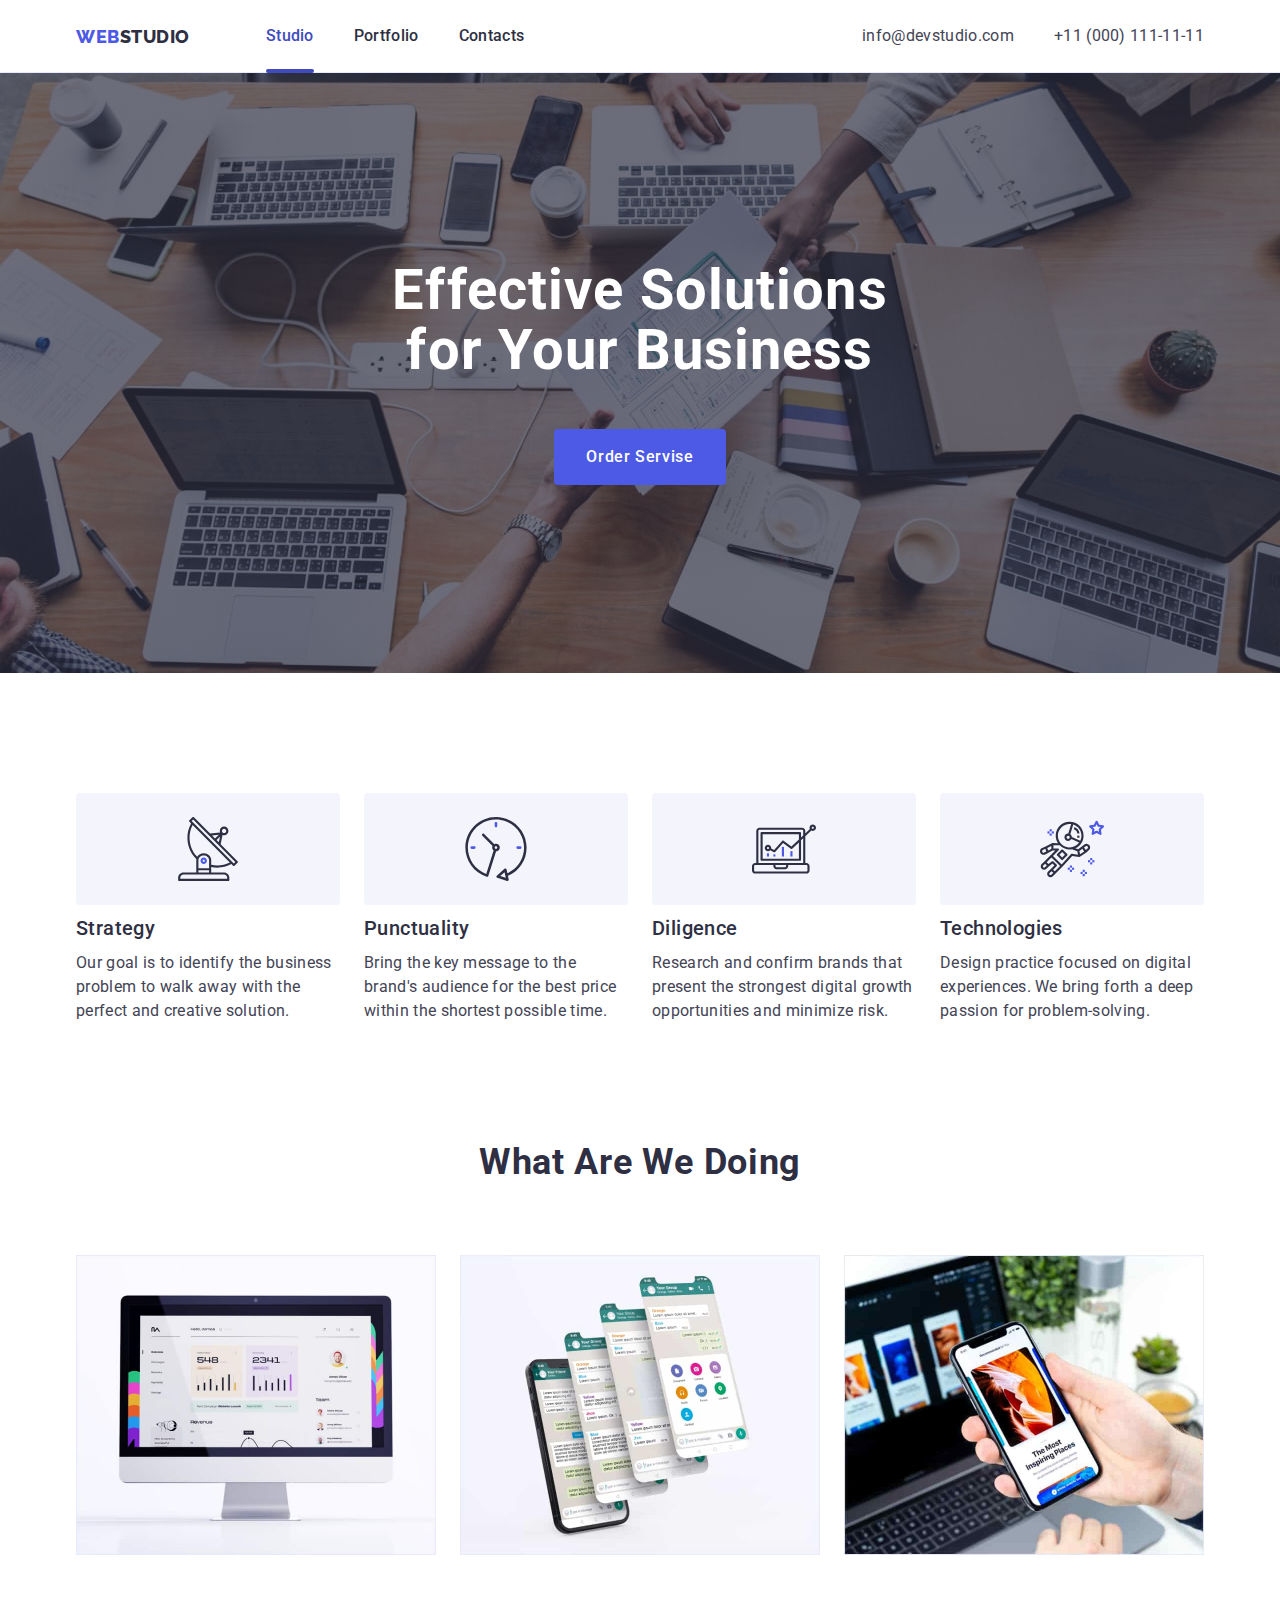
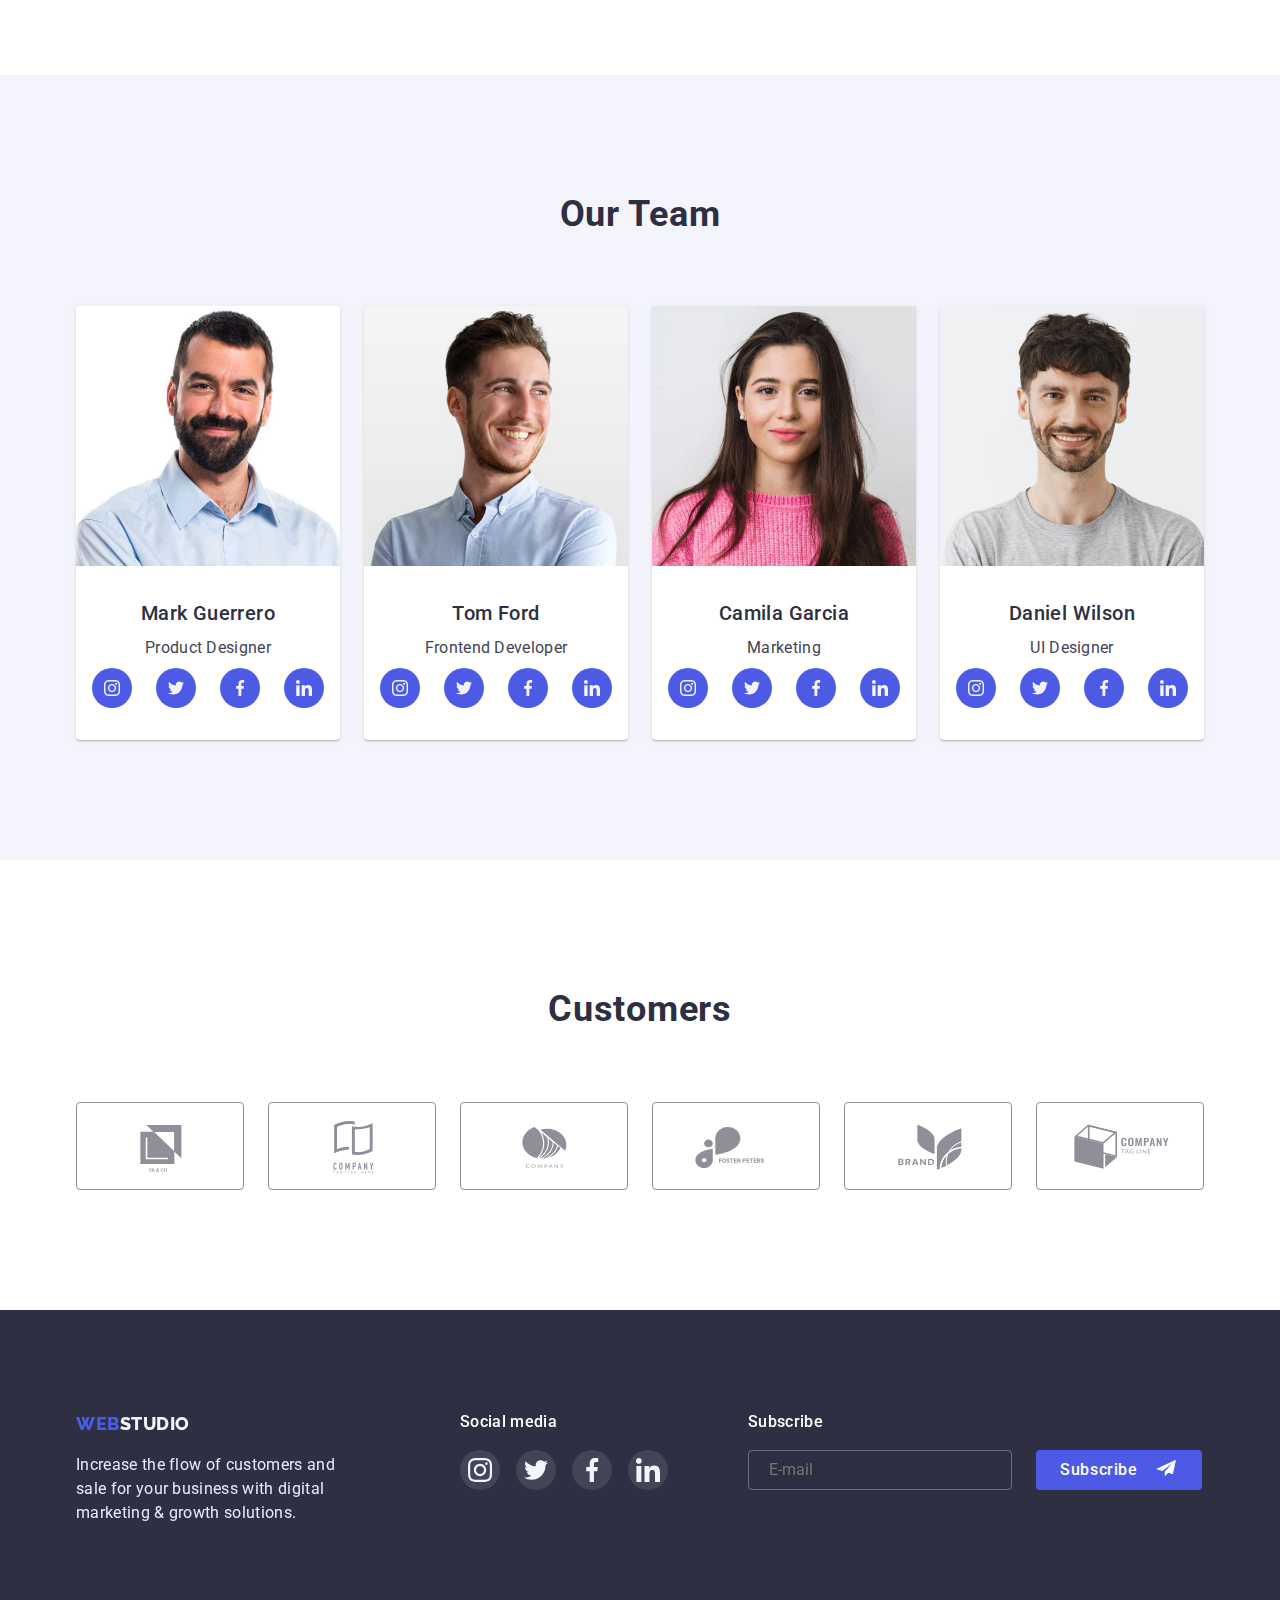
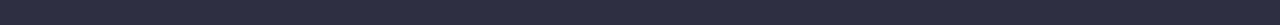
<file: index.html>
<!DOCTYPE html>
<html lang="en">
<head>
    <meta charset="UTF-8">
    <meta http-equiv="X-UA-Compatible" content="IE=edge">
    <meta name="viewport" content="width=device-width, initial-scale=1.0">
    <title>Document</title>
     <link href="https://fonts.googleapis.com/css2?family=Raleway:wght@400;800&family=Roboto:wght@400;500;700;900&display=swap" rel="stylesheet">
<link rel="stylesheet" href="https://cdnjs.cloudflare.com/ajax/libs/modern-normalize/1.1.0/modern-normalize.min.css">
    <link rel="stylesheet" href="./css/styles.css">
</head>
<body>

<header class="top-line-bg line-header">
   <div class="conteiner header-div">
    <a href="index.html" class="logo"><span class="logo2">Web</span>Studio</a> 

<nav class="nav">
<ul class="link-header">
<li class="list-styles li-nav"><a  href="index.html" class="nav-link current">Studio</a></li>
<li class="list-styles li-nav"><a   href="./portfolio.html" class="nav-link web-menu">Portfolio</a></li>
<li class="list-styles li-nav"><a  href="index.html" class="nav-link web-menu">Contacts</a></li>
</ul>

</nav>
<div class="contacts"> 
<a href="mailto:info@devstudio.com" class="mail">info@devstudio.com</a>
<a href="tel:+11(000)111-11-11" class="phone">+11 (000) 111-11-11</a>
</div>
</div>
</header>

<main>

    <section class="motto-button">
        <div class="conteiner">
        <h1 class="company-motto">
    Effective Solutions for Your Business
        </h1>
<!--Button-->

    <button data-modal-open type="button" class="button">Order Servise</button>
</div>
</section>
<div class="backdrop is-hidden" data-modal>
<div class="modal">
    <p class="txt-before">Leave your contacts and we will call you back</p>
    <form class="form-before">
        <div class="form-field">
              
             <label for="name" class="form-label-before" >
    Name
    <div class="input-svg-bef">
    <input type="name" class="form-input" name="name" id="name">
  <svg  class="svg-bef-pers">
        <use href="./images/symbol-defs-hw6.svg#person"></use>
    </svg>
</div>
    </label>
 









<label for="phone" class="form-label-before">



    Phone

<div class="input-svg-bef">
    <input type="tel" class="form-input" name="phone" >
    <svg class="svg-bef-oth">
        <use href="./images/symbol-defs-hw6.svg#phone-black"></use>
    </svg>
</div>



</label>
















<label for="email" class="form-label-before">
    Email



 

<div class="input-svg-bef">
    <input type="email" class="form-input" name="email">

    <svg class="svg-bef-oth">
        <use href="./images/symbol-defs-hw6.svg#email-black"></use>
    </svg>
</div>







</label>









<label for="Comment" class="form-label-before">
    Comment 
    
            <textarea name="feedback" rows="5" placeholder=" Text input " class=" form-input-com"></textarea>
    


        </textarea>
</textarea>
</label>
<label class="check option">
   
 <input class="check__input" type="checkbox" checked>
    <span class="check__box"></span>
   
  

  </span>
<p class="privacy-lolicy">I accept the terms and conditions of the <a href="https://pro.eslgaming.com/csgo/proleague/rules/" class="link-priv"> Privacy Policy</a>
</p>




</label>


    
       




</div>


<button type="submit" class="but-bef">
    Send


</div>


    </form>
   
<p>
</p>
<button data-modal-close class="b-bg-icon">
    <svg class="svg-pic-b">
        <use href="./images/close-ic.svg#close-black"></use>
    </svg>

</button>

</div>

</div>
    
<!--Servises-->
<!--1serv-->
<section class="serv-sec">
    <div class="conteiner">
    <ul class="list-styles feature-list">
<li class="item">
    <div class="bg-icon">
    <svg class="svg-pic">
<use  href="./images/symbol-defs.svg#antenn"></use>
    </svg>
</div>
    <h3 class="servises">Strategy</h3>
    <p class="servises-description">Our goal is to identify the business problem to walk away with the perfect and creative solution. </p>
</li>


<!--2serv-->

<li class="item">
    
    <div class="bg-icon">
        <svg class="svg-pic">
            <use href="./images/symbol-defs.svg#clock"></use>
        </svg>
    </div>
    <h3 class="servises">Punctuality</h3>
<p class="servises-description"> Bring the key message to the brand's audience for the best price within the shortest possible time.</p>
   </li>

<!--3serv-->

   <li class="item">
    <div class="bg-icon">
        <svg class="svg-pic">
            <use href="./images/symbol-defs.svg#diagram"></use>
        </svg>
    </div>
    
    <h3 class="servises">Diligence</h3> 
    <p class="servises-description">
        Research and confirm brands that present the strongest digital growth opportunities and minimize risk.
    </p>
</li>
<!--4serv-->

  <li class="item">
    <div class="bg-icon">
        <svg class="svg-pic">
            <use href="./images/symbol-defs.svg#astronaut"></use>
        </svg>
    </div>
    
    <h3 class="servises">Technologies</h3>
    <p class="servises-description">Design practice focused on digital experiences. We bring forth a deep passion for problem-solving.</p>
</li>
</ul>
</div>
</section>
<!--whatdo-->



<section class="work-sec">
    <div class="conteiner">
    <h2 class="work">What Are We Doing</h2>
    <ul class="list-styles list-ul">

    <!-- я оптимізував зображення за допомогою  squoosh -->
    <li class="li-doing"><img src="images/whatdo1.jpg" 
    alt="PC" 
    class="img"
    width="360"
    height="300"></li>
    <li class="li-doing"><img src="images/whatdo2.jpg" 
    alt="Messenger"
    class="img"
    width="360"
    height="300"></li>
    <li class="li-doing"><img src="images/whatdo3.jpg" 
    alt="Phone/laptop"
    class="img"
    width="360"
    height="300"></li>
    

</ul>
</div>
</section>
<section class="team-section">
    <div class="conteiner">
<h2 class="team">Our Team</h2>
<ul class="list-styles team-ul ">
<!--Team-->

<!--Photo1-->

  <li class="images"><img src="images/worker1.jpg" 
    alt="Mark Guerrero"
    class="img"
    width="264"
    height="260">
    <div class="names-prof">
        <h3 class="workers-names">Mark Guerrero</h3>
    <p class="professions">Product Designer</p>
    <ul class="soc-med list-styles">
        <li class="soc-back">
        <a href="https://www.instagram.com" class="link-team">
    <svg class="svg-soc" >
        <use href="./images/symbol-defs (2).svg#instagram"></use>
    </svg></a></li>



    <li class="soc-back">
<a href="https://twitter.com" class="link-team">
    <svg class="svg-soc">
        <use href="./images/symbol-defs (2).svg#twitter"></use>
    </svg></a></li>




<li class="soc-back">
<a href="https://facebook.com" class="link-team">
    <svg class="svg-soc">
        <use href="./images/symbol-defs (2).svg#facebook"></use>
    </svg></a></li>




    <li class="soc-back">
<a href="https://linkedin.com" class="link-team">
    <svg class="svg-soc">
        <use href="./images/symbol-defs (2).svg#linkedin"></use>
    </svg></a></li>







</ul>
    </div>
  
</li>  

<!--Photo2-->

    <li class="images"><img src="images/worker2.jpg" 
    alt="Tom Ford"
    class="img"
    width="264"
    height="260">
    <div class="names-prof">
<h3 class="workers-names">Tom Ford</h3>
    <p class="professions">Frontend Developer</p>
    <ul class="soc-med list-styles">
        <li class="soc-back">
            <a href="https://www.instagram.com" class="link-team">
                <svg class="svg-soc">
                    <use href="./images/symbol-defs (2).svg#instagram"></use>
                </svg></a>
        </li>
    
    
    
        <li class="soc-back">
            <a href="https://twitter.com" class="link-team">
                <svg class="svg-soc">
                    <use href="./images/symbol-defs (2).svg#twitter"></use>
                </svg></a>
        </li>
    
    
    
    
        <li class="soc-back">
            <a href="https://facebook.com" class="link-team">
                <svg class="svg-soc">
                    <use href="./images/symbol-defs (2).svg#facebook"></use>
                </svg></a>
        </li>
    
    
    
    
        <li class="soc-back">
            <a href="https://linkedin.com" class="link-team">
                <svg class="svg-soc">
                    <use href="./images/symbol-defs (2).svg#linkedin"></use>
                </svg></a>
        </li>
    
    
    
    
    
    
    
    </ul>
    </div>

</li>
<!--Photo3-->

    <li class="images"><img src="images/worker3.jpg" 
    alt="Camila Garcia"
    class="img"
    width="264"
    height="260">
    <div class="names-prof">
<h3 class="workers-names">Camila Garcia</h3>
    <p class="professions">Marketing</p>
    <ul class="soc-med list-styles">
        <li class="soc-back">
            <a href="https://www.instagram.com" class="link-team">
                <svg class="svg-soc">
                    <use href="./images/symbol-defs (2).svg#instagram"></use>
                </svg></a>
        </li>
    
    
    
        <li class="soc-back">
            <a href="https://twitter.com" class="link-team">
                <svg class="svg-soc">
                    <use href="./images/symbol-defs (2).svg#twitter"></use>
                </svg></a>
        </li>
    
    
    
    
        <li class="soc-back">
            <a href="https://facebook.com" class="link-team">
                <svg class="svg-soc">
                    <use href="./images/symbol-defs (2).svg#facebook"></use>
                </svg></a>
        </li>
    
    
    
    
        <li class="soc-back">
            <a href="https://linkedin.com" class="link-team">
                <svg class="svg-soc">
                    <use href="./images/symbol-defs (2).svg#linkedin"></use>
                </svg></a>
        </li>
    
    
    
    
    
    
    
    </ul>
    </div>
</li>

<!--Photo4-->

    <li class="images"><img src="images/worker4.jpg" 
    alt="Daniel Wilson"
    class="img"
    width="264"
    height="260">
    <div class="names-prof">
 <h3 class="workers-names">Daniel Wilson</h3>
    <p class="professions">UI Designer</p>
    <ul class="soc-med list-styles">
        <li class="soc-back">
            <a href="https://www.instagram.com" class="link-team">
                <svg class="svg-soc">
                    <use href="./images/symbol-defs (2).svg#instagram"></use>
                </svg></a>
        </li>
    
    
    
        <li class="soc-back">
            <a href="https://twitter.com" class="link-team">
                <svg class="svg-soc">
                    <use href="./images/symbol-defs (2).svg#twitter"></use>
                </svg></a>
        </li>
    
    
    
    
        <li class="soc-back">
            <a href="https://facebook.com" class="link-team">
                <svg class="svg-soc">
                    <use href="./images/symbol-defs (2).svg#facebook"></use>
                </svg></a>
        </li>
    
    
    
    
        <li class="soc-back">
            <a href="https://linkedin.com" class="link-team">
                <svg class="svg-soc">
                    <use href="./images/symbol-defs (2).svg#linkedin"></use>
                </svg></a>
        </li>
    
    
    
    
    
    
    
    </ul>
    </div>
  
</li>

</ul>

</div>
</section>
<section class="customers-section">
    <div class="conteiner">
        <h2 class="customers">Customers</h2>
        <ul class="list-styles ul-customers">
            <li>
                <a href="https://www.amazon.com" class="link li-cust">
<svg class="cust-logo">
    <use href="./images/symbol-defs-comp.svg#Logo"></use>
</svg></a></li>


    <li>
        <a href="https://www.twitch.tv" class="link li-cust">
        <svg class="cust-logo">
            
            <use href="./images/symbol-defs-comp.svg#Logo-1"></use>
        </svg></a>
    </li>



        <li>
        <a href="https://discord.com" class="link li-cust">
            <svg class="cust-logo">
                <use href="./images/symbol-defs-comp.svg#Logo-2"></use>
            </svg></a>
        </li>



            <li>
                <a href="https://www.youtube.com" class="link li-cust">
                <svg class="cust-logo">
                    <use href="./images/symbol-defs-comp.svg#Logo-3"></use>
                </svg></a>
            </li>



    <li>
            <a href="https://www.booking.com/?aid=2230202" class="link li-cust">
        <svg class="cust-logo">
            <use href="./images/symbol-defs-comp.svg#Logo-4"></use>
        </svg></a>
    </li>





        <li>
            <a href="https://www.google.com/webhp?hl=ru&sa=X&ved=0ahUKEwje_LGfjOL8AhV88rsIHZQfCXIQPAgI" class="link li-cust">
            <svg class="cust-logo">
                <use href="./images/symbol-defs-comp.svg#Logo-5"></use>
            </svg></a>
        </li>





















        </ul>

</main>

<footer class="footer">
   
    <div class="conteiner soc-all">
        <div class="logo-rec">
    <a href="index.html" class="logo3"><span class="logo2">Web</span>Studio</a>


<p class="recomendation">Increase the flow of customers and
sale for your business with digital
marketing & growth solutions.</p>
</div>
<div>
<p class="footer-text">Social media</p>

<ul class="container-soc-foot list-styles">
    <li>
        <a href="https://www.instagram.com" class="footer-soc">
            <svg class="svg-soc-foot">
                <use href="./images/symbol-defs (2).svg#instagram"></use>
            </svg></a>
    </li>



    <li >
        <a href="https://twitter.com" class="footer-soc">
            <svg class="svg-soc-foot">
                <use href="./images/symbol-defs (2).svg#twitter"></use>
            </svg></a>
    </li>




    <li>
        <a href="https://facebook.com" class="footer-soc">
            <svg class="svg-soc-foot">
                <use href="./images/symbol-defs (2).svg#facebook"></use>
            </svg></a>
    </li>




    <li>
        <a href="https://linkedin.com" class="footer-soc">
            <svg class="svg-soc-foot">
                <use href="./images/symbol-defs (2).svg#linkedin"></use>
            </svg></a>

</div>
<div class="mailing-list">
<p class="footer-text">Subscribe</p>
<form class="label-foot-mail">
    <label  >
            <input type="email" name="email"  class="input-foot" placeholder=" E-mail ">
   
    
</label>  <button class="button-tele" type="submit">
      
    
    Subscribe
    
    <svg class="svg-soc-foot-link">
        <use href="./images/symbol-defs-hw6.svg#telegram"></use>
    </svg>
    
    
        
    </button> 
</form>
  







</div>
</div>

</footer>






    <script src="./js/modal.js"></script>
</body>
</html>
</file>
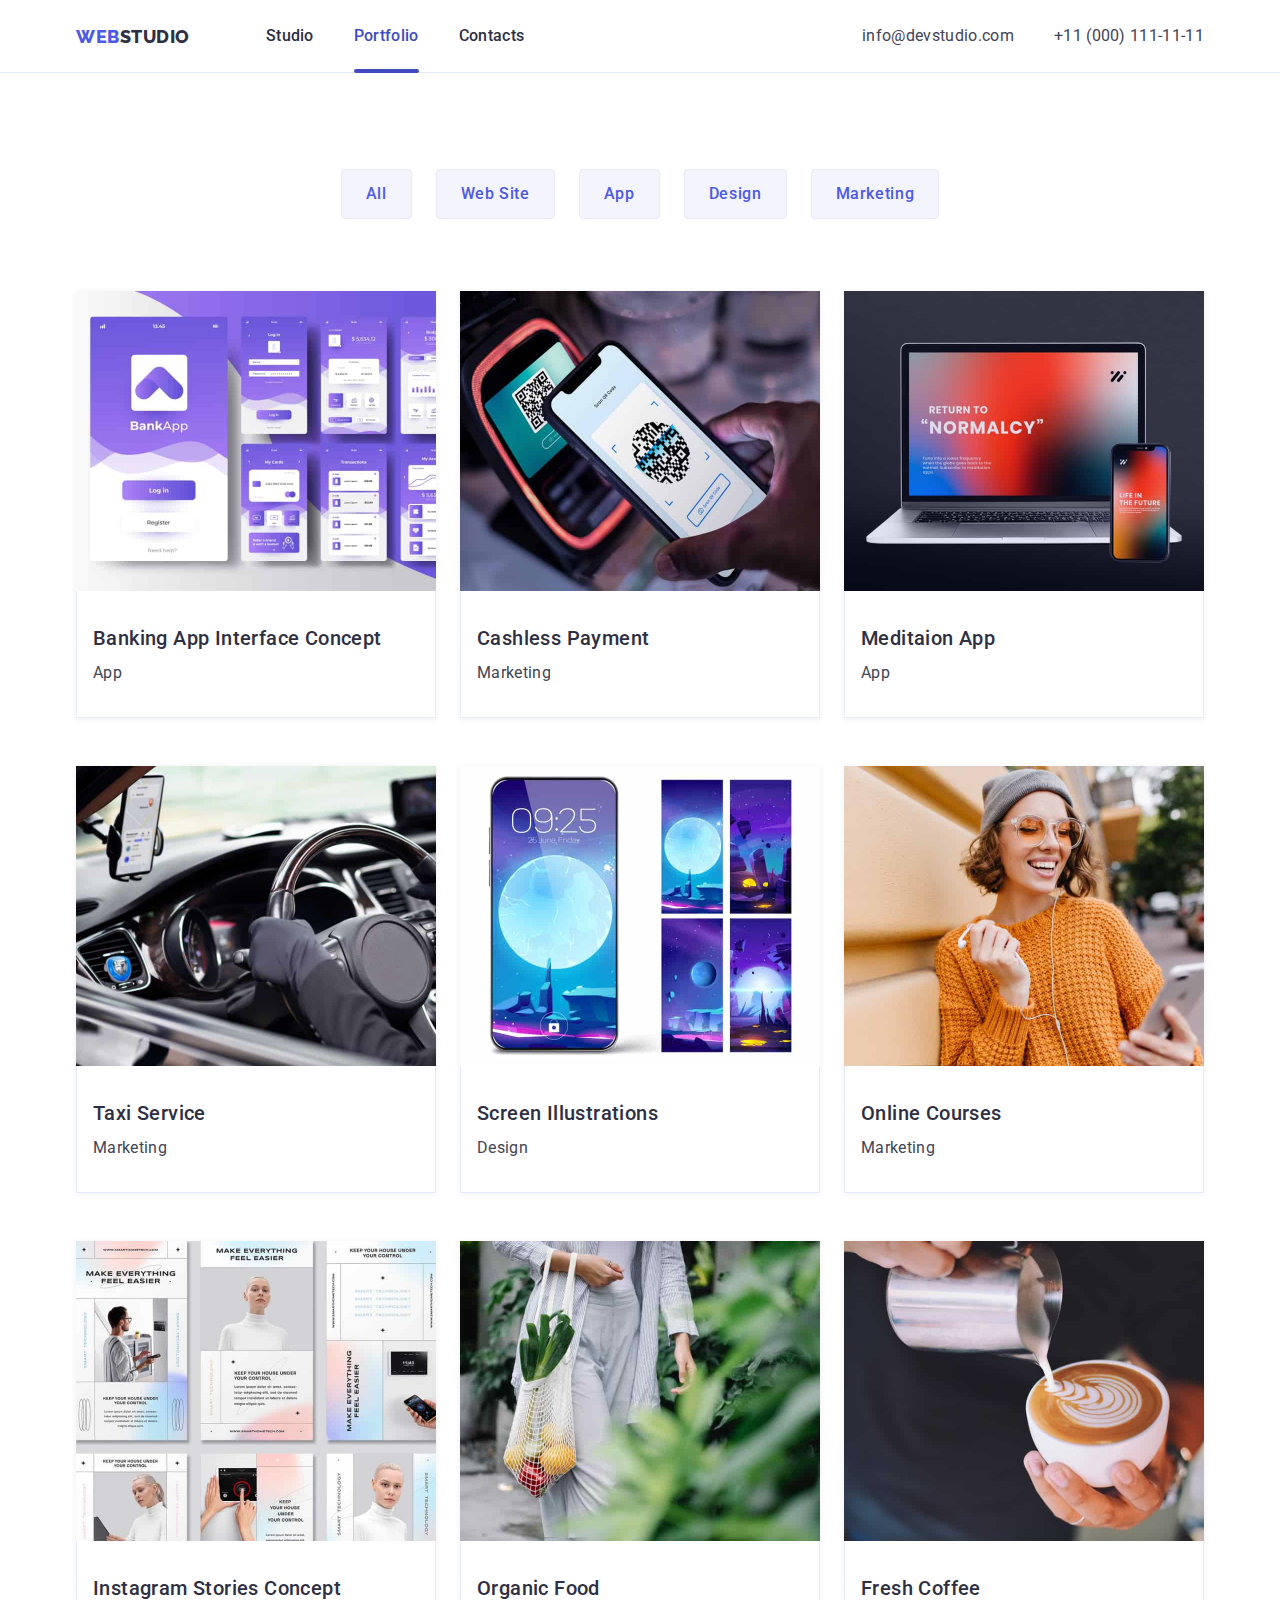
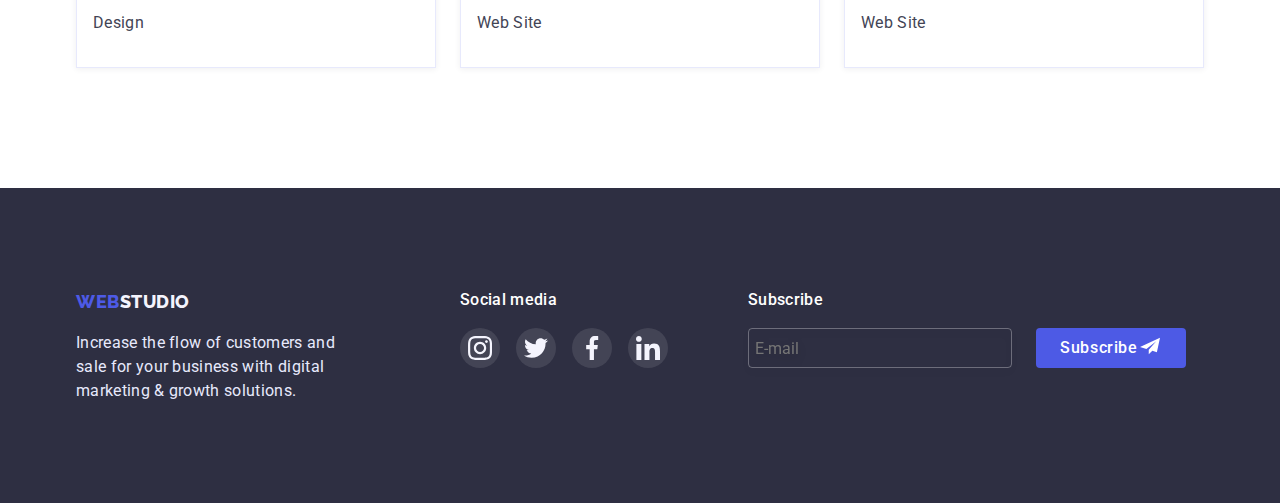
<file: portfolio.html>
<!DOCTYPE html>
<html lang="en">
<head>
    <meta charset="UTF-8">
    <meta http-equiv="X-UA-Compatible" content="IE=edge">
    <meta name="viewport" content="width=device-width, initial-scale=1.0">
    <title>Document</title> 
    <link href="https://fonts.googleapis.com/css2?family=Raleway:wght@400;800&family=Roboto:wght@400;500;700;900&display=swap" rel="stylesheet">

    <link rel="stylesheet" href="https://cdnjs.cloudflare.com/ajax/libs/modern-normalize/1.1.0/modern-normalize.min.css">
    <link rel="stylesheet" href="css/styles-portfolio.css">
    
</head>
<body>
<header class="top-line-bg line-header">
    <div class="conteiner header-div  ">
        <a href="index.html" class="logo"><span class="logo2">Web</span>Studio</a>

        <nav class="nav">
            <ul class="link-header">
                <li class="list-styles li-nav"><a href="index.html" class="nav-link web-menu">Studio</a></li>
                <li class="list-styles li-nav"><a href="./portfolio.html" class="nav-link current">Portfolio</a></li>
                <li class="list-styles li-nav"><a href="index.html" class="nav-link web-menu">Contacts</a></li>
            </ul>

        </nav>
        <div class="contacts">
            <a href="mailto:info@devstudio.com" class="mail">info@devstudio.com</a>
            <a href="tel:+11(000)111-11-11" class="phone">+11 (000) 111-11-11</a>
        </div>
    </div> 
     
</header>

    <main>
       
       <section class="section-main">
        <div class="conteiner">
           
      
<!-- Buttons -->

        <Ul class=" top-buttons ">
<li><button class="portfolio-btn">All</button></li>
<li><button class="portfolio-btn">Web Site</button></li>
<li><button class="portfolio-btn">App</button></li>
<li><button class="portfolio-btn">Design</button></li>
<li><button class="portfolio-btn">Marketing</button></li>
</Ul>

<!-- Gallery of servises -->
<!-- я оптимізував зображення за допомогою  squoosh -->

<ul class="  list-styles ul-link">
<li  class="li-img">
    <a href="google.com" class="link-li">
<div class="product">
        <div class="product-thumb">

 <img src="images/serv1.jpg" 
    alt="Banking App"
    class="img"
     width="360"
    height="300">
    <div class="product-overlay">
        <div class="product-actions">
        <p class="text-cards">14 Stylish and User-Friendly App Design Concepts · Task Manager App · Calorie Tracker App · Exotic Fruit Ecommerce App ·
        Cloud Storage App</p>

    </div></div>
    </div></div>
    <div class="servises-cont">
   <h3  class="servises">Banking App Interface Concept</h3>
    <p class="servises-description">App</p>
    </div></a>
 
</li>
<li  class="li-img">
    <a href="google.com" class="link-li">
        <div class="product">
            <div class="product-thumb">
    <img src="images/serv2.jpg" 
     alt="Pay by phone"
      class="img" 
     width="360"
     height="300">
    <div class="product-overlay">
        <div class="product-actions">
            <p class="text-cards">14 Stylish and User-Friendly App Design Concepts · Task Manager App · Calorie Tracker App
                · Exotic Fruit Ecommerce App ·
                Cloud Storage App</p>
    
        </div>
    </div>
    </div>
    </div>
    <div class="servises-cont">
       <h3  class="servises">Cashless Payment</h3>
    <p class="servises-description">Marketing</p>
    </div></a>
 
</li>
<li  class="li-img" >
    <a href="google.com" class="link-li">
        <div class="product">
            <div class="product-thumb">
    <img src="images/serv3.jpg"
     alt="notepad and phone"
      class="img"
      width="360"
      height="300">
    <div class="product-overlay">
        <div class="product-actions">
            <p class="text-cards">14 Stylish and User-Friendly App Design Concepts · Task Manager App · Calorie Tracker App
                · Exotic Fruit Ecommerce App ·
                Cloud Storage App</p>
    
        </div>
    </div>
    </div>
    </div>
    <div class="servises-cont">
        <h3  class="servises">Meditaion App</h3>
    <p class="servises-description">App</p>
    </div></a>

</li>
<li  class="li-img">
    <a href="google.com" class="link-li">
        <div class="product">
            <div class="product-thumb">
    <img src="images/serv4.jpg"
     alt="Taxi" 
      class="img"
     width="360"
      height="300">
    <div class="product-overlay">
        <div class="product-actions">
            <p class="text-cards">14 Stylish and User-Friendly App Design Concepts · Task Manager App · Calorie Tracker App
                · Exotic Fruit Ecommerce App ·
                Cloud Storage App</p>
    
        </div>
    </div>
    </div>
    </div>
    <div class="servises-cont">
      <h3  class="servises">Taxi Service</h3>
    <p class="servises-description">Marketing</p>
    </div></a>
  
</li>
<li  class="li-img">
    <a href="google.com" class="link-li">
        <div class="product">
            <div class="product-thumb">
    <img src="images/serv5.jpg"
     alt="Screen pictures" 
      class="img"
     width="360"
      height="300">
    <div class="product-overlay">
        <div class="product-actions">
            <p class="text-cards">14 Stylish and User-Friendly App Design Concepts · Task Manager App · Calorie Tracker App
                · Exotic Fruit Ecommerce App ·
                Cloud Storage App</p>
    
        </div>
    </div>
    </div>
    </div>
    <div class="servises-cont">
       <h3  class="servises">Screen Illustrations</h3>
    <p class="servises-description">Design</p>
    </div></a>
 
</li>
<li  class="li-img">
    <a href="google.com" class="link-li">
        <div class="product">
            <div class="product-thumb">
    <img src="images/serv6.jpg" 
    alt="Girl with phone" 
     class="img"
    width="360"
     height="300">
    <div class="product-overlay">
        <div class="product-actions">
            <p class="text-cards">14 Stylish and User-Friendly App Design Concepts · Task Manager App · Calorie Tracker App
                · Exotic Fruit Ecommerce App ·
                Cloud Storage App</p>
    
        </div>
    </div>
    </div>
    </div>
    <div class="servises-cont">
     <h3 class="servises">Online Courses</h3>
    <p class="servises-description">Marketing</p>
    </div></a>
   
</li>
<li  class="li-img">
    <a href="google.com" class="link-li">
        <div class="product">
            <div class="product-thumb">
    <img src="images/serv7.jpg" 
    alt="Instagram post concept"
     class="img"
     width="360"
      height="300">
    <div class="product-overlay">
        <div class="product-actions">
            <p class="text-cards">14 Stylish and User-Friendly App Design Concepts · Task Manager App · Calorie Tracker App
                · Exotic Fruit Ecommerce App ·
                Cloud Storage App</p>
    
        </div>
    </div>
    </div>
    </div>
    <div class="servises-cont">

      <h3  class="servises">Instagram Stories Concept</h3>
    <p class="servises-description">Design</p>
    </div></a>
  
</li>
<li  class="li-img">
    <a href="google.com" class="link-li">
        <div class="product">
            <div class="product-thumb">
    <img src="images/serv8.jpg"
     alt="Person with vagetables"
      class="img" 
     width="360"
      height="300">
        <div class="product-overlay">
            <div class="product-actions">
                <p class="text-cards">14 Stylish and User-Friendly App Design Concepts · Task Manager App · Calorie Tracker App
                    · Exotic Fruit Ecommerce App ·
                    Cloud Storage App</p>
        
            </div>
        </div>
        </div>
        </div>
    <div class="servises-cont">
     <h3  class="servises">Organic Food</h3>
    <p class="servises-description">Web Site</p>
    </div></a>
   
</li>

<li  class="li-img">
    <a href="google.com" class="link-li">
        <div class="product">
            <div class="product-thumb">
    <img src="images/serv9.jpg"
     class="img"
     alt="cofee"
     width="360"
      height="300">
        <div class="product-overlay">
            <div class="product-actions">
                <p class="text-cards">14 Stylish and User-Friendly App Design Concepts · Task Manager App · Calorie Tracker App
                    · Exotic Fruit Ecommerce App ·
                    Cloud Storage App</p>
        
            </div>
        </div>
        </div>
        </div>
    <div class="servises-cont">
        
     <h3  class="servises">Fresh Coffee</h3>
    <p class="servises-description">Web Site</p>
    </div></a>
   
</li>
</ul> 
</div>
</section>
</main>
           
     



<footer class="footer">

    <div class="conteiner soc-all">
        <div class="logo-rec">
            <a href="index.html" class="logo3"><span class="logo2">Web</span>Studio</a>


            <p class="recomendation">Increase the flow of customers and
                sale for your business with digital
                marketing & growth solutions.</p>
        </div>
        <div>
            <p class="footer-text">Social media</p>

            <ul class="container-soc-foot list-styles">
                <li>
                    <a href="https://www.instagram.com" class="footer-soc">
                        <svg class="svg-soc-foot">
                            <use href="./images/symbol-defs (2).svg#instagram"></use>
                        </svg></a>
                </li>



                <li>
                    <a href="https://twitter.com" class="footer-soc">
                        <svg class="svg-soc-foot">
                            <use href="./images/symbol-defs (2).svg#twitter"></use>
                        </svg></a>
                </li>




                <li>
                    <a href="https://facebook.com" class="footer-soc">
                        <svg class="svg-soc-foot">
                            <use href="./images/symbol-defs (2).svg#facebook"></use>
                        </svg></a>
                </li>




                <li>
                    <a href="https://linkedin.com" class="footer-soc">
                        <svg class="svg-soc-foot">
                            <use href="./images/symbol-defs (2).svg#linkedin"></use>
                        </svg></a>

        </div>
    <div class="mailing-list">
        <p class="footer-text">Subscribe</p>
        <form class="label-foot-mail">
            <label >
                <input type="email" name="email" class="input-foot" placeholder=" E-mail ">
    
    
            </label>
             <button class="button-tele" type="submit">
    
    
                Subscribe
    
                <svg class="svg-soc-foot-link">
                    <use href="./images/symbol-defs-hw6.svg#telegram"></use>
                </svg>
    
    
    
            </button>
        </form>
    
    
    
    
    
    
    
    
    </div>
    </div>

</footer>


   
</body>
</html>
</file>
<file: css/styles.css>
:root{
--first-page-color :#FFFFFF;
--text :#2E2F42;
--main-font : Roboto,sans-serif
}
.conteiner{
    width: 1158px;
    padding: 0 15px;
    margin: 0 auto;
}


body{
    background-color: var(--first-page-color);
font-family: var(--main-font);
color: var(--text);
font-size: 16px;
letter-spacing: 0.02em;
}


h1,
h2,
h3,
h4,
h5,
h6,
p {
    margin: 0;
}



.header-div{
    display: flex;
    align-items: center;
    height: 72px;
}

.link-header{
    display: flex;
    margin: auto;
   margin: 0;
   padding: 0;
   
}
.nav{
    margin-left: 76px;
}



.li-nav:not(:last-child){
   margin-right:40px ;
}
.li-nav{
    transition-property: color;
        transition-duration: 250ms;
        transition-timing-function: cubic-bezier(0.4, 0, 0.2, 1);
}

        
.nav-link {
padding-top: 21px;
    padding-bottom: 28px;
    font-weight: 500;
    line-height: 1.5;
    color: #2E2F42;
    text-decoration: none;
    transition-property: color;
        transition-duration: 250ms;
        transition-timing-function: cubic-bezier(0.4, 0, 0.2, 1);
}


 .current
{
    color: #404BBF;
    position: relative;

}
.current::after{
    content: "";
    display: block;
    
   
    position:absolute;
    bottom: 0;
    left: 0;

    width: 48px;
        height: 4px;
    
        background: #404BBF;
        border-radius: 2px;
        opacity: 1;
        transition: opacity 250ms cubic-bezier(0.4, 0, 0.2, 1);
}


.current:hover::after{
opacity: 1;
}


.web-menu {
    
    position: relative;

}

.web-menu::after {
    content: "";
    display: block;


    position: absolute;
    bottom: 0;
    left: 0;

    width: 100%;
    height: 4px;

    background: #404BBF;
    border-radius: 2px;
    opacity: 0;
    transition: opacity 250ms cubic-bezier(0.4, 0, 0.2, 1);
}


.web-menu:hover::after,
.web-menu:focus::after {
    opacity: 1;
}



.mail{

    font-weight: 400;
    line-height: 1.5;
    color: #434455;
    text-decoration: none;
    transition-property: color;
    transition-duration: 250ms;
transition-timing-function: cubic-bezier(0.4, 0, 0.2, 1);

}
.mail:hover ,
.mail:focus{
    color: #404BBF;
 text-decoration: none;

}
.phone{
        font-weight: 400;
        line-height: 1.5;
        color: #434455;
        text-decoration: none;
        margin-left: 40px;

        transition-property: background-color;
            transition-duration: 250ms;
            transition-timing-function: cubic-bezier(0.4, 0, 0.2, 1);

}

.contacts{
    display: flex;
    margin-left: auto;
}

.phone:hover ,
.phone:focus{
    
    color: #404BBF;
   text-decoration: none;

}

.line-header {
    border-bottom: 1px solid #E7E9FC;

}


.li-nav .nav-link:hover ,
.li-nav .nav-link:focus{
    font-weight: 500;
    line-height: 1.5; 
    color: #404BBF;
}


.company-motto{
color: #FFFFFF; 
    font-weight: 700;
    font-size: 56px;
    line-height: 1.07;
    letter-spacing: 0.02em;
   margin-left: auto;
   margin-right: auto;
   width: 500px;
        margin-bottom: 48px;
}

.button{

text-align: center;
   min-width:169px;
    display: inline-block;
    padding: 16px 32px;
    border-radius: 4px;
     font-weight: 500;
     line-height: 1.5;
    font-size: 16px;
     letter-spacing: 0.04em;
     color: #FFFFFF;  
        background-color: #4D5AE5;
 
        border-radius: 4px;
        cursor: pointer;
        font-family: inherit;
        border: none;
        transition-property:color , box-shadow , background-color;
            transition-duration: 250ms;
            transition-timing-function: cubic-bezier(0.4, 0, 0.2, 1);
       
    }

.motto-button{
    background-color: #2E2F42;
        text-align: center;
        padding: 188px 0;
        height: 600px;
        max-width: 1440px;
        background-image:
        linear-gradient(
            to right,
             rgba(46, 47, 66, 0.7),
        rgba(46, 47, 66, 0.7)
        ),
        url(../images/office-sqed.jpg);
        background-repeat: no-repeat;
        background-position: center;
        background-size: cover;
        margin: 0 auto;
      
       
}


.button:hover,
.button:active{
        background-color: #404BBF;
        box-shadow: 0px 4px 4px rgba(0, 0, 0, 0.15);
        
}


.backdrop{
position: fixed;
top: 0;
left: 0;
width: 100%;
height: 100%;
background-color: rgba(46, 47, 66, 0.4);
transition-property: opacity;
    transition-duration: 250ms;
    transition-timing-function: cubic-bezier(0.4, 0, 0.2, 1);

}



.backdrop.is-hidden {
opacity: 0;
pointer-events: none;


}




.modal{
position: absolute;
    width: 408px;
    height: 576px;
    left: 50%;
    top: 50%;
transform: translate(-50%,-50%);
    background-color: #FCFCFC;
    box-shadow: 0px 1px 1px rgba(0, 0, 0, 0.14), 0px 1px 3px rgba(0, 0, 0, 0.12), 0px 2px 1px rgba(0, 0, 0, 0.2);
    border-radius: 4px;
padding: 72px 24px 24px;

}

.txt-before{
   
        
   
      margin-bottom: 16px;
        font-weight: 500;
        font-size: 16px;
        line-height: 1.5;
        text-align: center;
        letter-spacing: 0.02em;
    
        color: #2E2F42;
}
.form-field{
display: flex;
    flex-direction: column;

 

}
.form-label-before-name{
font-weight: 400;
    font-size: 12px;
    line-height: 1.3;
    letter-spacing: 0.04em;
    color: #8E8F99;

}
.form-label-before{
    font-weight: 400;
        font-size: 12px;
        line-height: 1.2;
    margin-top: 8px;
    
        letter-spacing: 0.01em;
    
        color: #8E8F99;
        
}

.form-label-before:first-child {
    font-weight: 400;
    font-size: 12px;
    line-height: 1.2;
    margin: 0;

    letter-spacing: 0.01em;

    color: #8E8F99;

}









.privacy-lolicy{
    font-weight: 400;
        font-size: 12px;
        line-height: 1;
   
        letter-spacing: 0.04em;
    margin-left: 8px;
        color: #757575;
}








.form-input{
   
border: 1px solid rgba(33, 33, 33, 0.2);
    border-radius: 4px;
    width: 100%;
        height: 40px;

padding-left: 38px;

outline: transparent;

        transition-property: border-color;
            transition-duration: 250ms;
            transition-timing-function: cubic-bezier(0.4, 0, 0.2, 1);
        
}
.form-input:hover ,
.form-input:focus{
border: 1px solid #4D5AE5;



}




.form-input-com{
    
        margin-top: 4px;
            border: 1px solid rgba(33, 33, 33, 0.2);
            border-radius: 4px;
            resize: none;
            width: 360px;
                height: 120px;
                padding: 8px 16px;
}
.input-p{
    width: 16px;
    height: 16px;
    box-sizing: border-box;
    
        width: 16px;
        height: 16px;
        border: 1.25px solid #2E2F42;
        border-radius: 2px;






}

.link-priv{
font-weight: 400;
    font-size: 12px;
    line-height: 1.3;
    letter-spacing: 0.04em;
    

   
    
}


.but-bef{
font-weight: 500;
    font-size: 16px;
    line-height: 1.5;
padding: 16px 32px;
    letter-spacing: 0.04em;

    color: #FFFFFF;
background: #4D5AE5;
    box-shadow: 0px 4px 4px rgba(0, 0, 0, 0.15);
   border: none;


   

transition-property: color, box-shadow, background-color;
    transition-duration: 250ms;
    transition-timing-function: cubic-bezier(0.4, 0, 0.2, 1);

    text-align: center;
        display:block;
        cursor: pointer;
        font-family: inherit;
      min-width: 169px;
      border-radius: 4px;
      margin: 0 auto;
margin-top: 24px;

}



.but-bef:hover ,
.but-bef:focus{

background-color: #404BBF;
    box-shadow: 0px 4px 4px rgba(0, 0, 0, 0.15);



}






.option {
    position: relative;
    display: block;
    margin-bottom: 0.5em;
}




.check__input {
    position: absolute;
    clip: rect(0 0 0 0);
    width: 1px;
    height: 1px;
    margin: -1px;
}


.check__box {
    position: absolute;
    margin-top: 0.2em;
    margin-left: -1em;
    width: 16px;
    height: 16px;
    overflow: hidden;
    border-radius: 0.05em;
    background-color: white;
    background-repeat: no-repeat;
    background-position: 50% 50%;
border: 1.25px solid #2E2F42;
    border-radius: 2px;
}




.check__input:focus+.check__box {
background-color: #404BBF;
    background-image: url(../images/сlick.svg);
    background-size: contain;
    background-origin: border-box;
    border-color: transparent;
    border: 1.25px solid #404BBF;
    border-radius: 2px;
}



.check {

     margin-top: 16px; 
    padding-left: 1.2em;
    display: flex;
    align-items: flex-end;
    margin-bottom: 0;
}


























.input-svg-bef{
position: relative;
margin-top: 4px;

}



.svg-bef-pers{
    width: 18px;
    height: 18px;
    position: absolute;
    top: 50%;
    left: 16px;
    transform: translateY(-50%);


    transition-property: fill;
        transition-duration: 250ms;
        transition-timing-function: cubic-bezier(0.4, 0, 0.2, 1);

}
.form-input:focus ~ .svg-bef-pers{
    fill: #4D5AE5;


}
.form-input:hover ~ .svg-bef-pers {
    fill: #4D5AE5;
}
.form-input:focus~.svg-bef-oth{
    fill: #4D5AE5;


}

.form-input:hover~.svg-bef-oth {
    fill: #4D5AE5;


}


.svg-bef-pers:hover ,
.svg-bef-pers:focus {
    fill: #4D5AE5;


}


.svg-bef-oth:hover ,
.svg-bef-oth:focus {
    fill: #4D5AE5;


}










.svg-bef-oth{


    width: 18px;
        height: 24px;
        position: absolute;
        top: 50%;
            
            transform: translateY(-50%);
        left: 16px;
    
    
        transition-property: fill;
        transition-duration: 250ms;
        transition-timing-function: cubic-bezier(0.4, 0, 0.2, 1);
}







.b-bg-icon{

    position:absolute;
width: 24px;
height: 24px;
border-radius: 50%;
box-sizing: border-box;
background-color: #E7E9FC;
 border: 1px solid rgba(0, 0, 0, 0.1);
right: 24px;
top:24px;
display: flex;
 align-items: center;
 justify-content: center;
transition-property: background-color fill;
    transition-duration: 250ms;
    transition-timing-function: cubic-bezier(0.4, 0, 0.2, 1);
cursor: pointer;
}

.svg-pic-b{
    width:8px ;
    height:8px;
   
}
.b-bg-icon:hover ,
.b-bg-icon:focus{
    background-color: #404BBF;
      fill: #fff;
}














.serv-sec{
padding: 120px 0;
}


.bg-icon{

    height: 112px;
    background-color:#F4F4FD;
display: flex;
align-items: center;
justify-content: center;
border-radius: 4px;
margin-bottom: 8px;
}
.svg-pic{

height: 64px;
width: 64px;

}


.servises{
     
        font-weight: 500;
        font-size: 20px;
        line-height: 1.5;
        color: #2E2F42;
        letter-spacing: 0.02em;
        margin-bottom: 8px;
       
    
    
}
.feature-list{
    display: flex;
    gap: 24px;
}
.feature-list .item{
        width: 264px;
    
       
}




.servises-description{
        line-height: 1.5;
        color: #434455;
      ;

        
}
.list-ul{
    display: flex;
    margin-left: 156px;
    margin-right: 156px;
    margin-bottom: 120px;
    gap: 24px;
    
}

.work-sec{
    padding-bottom: 120px;
}

.img{
    display: block;
}


.work{
text-align: center;
text-transform: capitalize;
margin-bottom: 72px;



    letter-spacing: 0.02em;
        font-weight: 700;
        font-size: 36px;
        line-height: 1.1;
        color: #2E2F42;
}


.team{
text-align: center;
    text-transform: capitalize;
    margin-bottom: 72px;



    letter-spacing: 0.02em;
    font-weight: 700;
    font-size: 36px;
    line-height: 1.1;
    color: #2E2F42;
}





.team-section{
    background-color: #F4F4FD;
padding-top: 120px;
padding-bottom: 120px;


}
.team-ul{
    display: flex;
   gap: 24px;
       
        
}
.soc-med{
display: flex;
 gap: 24px;
}
.svg-soc{
    height: 16px;
        width: 16px;


        
}


.link-team{
   width: 40px;
    height: 40px;
    background-color: #4D5AE5;
    display: flex;
    align-items: center;
    justify-content: center;
    border-radius: 50%;
    transition-property: background-color;
        transition-duration: 250ms;
        transition-timing-function: cubic-bezier(0.4, 0, 0.2, 1);
}

.link-team:hover ,
.link-team:focus{
    background-color: #404BBF;
}


.images{
    background-color: #FFFFFF;
    box-shadow: 0px 1px 6px rgba(46, 47, 66, 0.08), 0px 1px 1px rgba(46, 47, 66, 0.16), 0px 2px 1px rgba(46, 47, 66, 0.08);
        border-radius: 0px 0px 4px 4px;
    width: 264px;
          text-align: center;
         

}
.workers-names{
 
        font-weight: 500;
            font-size: 20px;
            line-height: 1.5;
            letter-spacing: 0.02em;
            color: #2E2F42;
            margin-bottom: 8px;

}
.professions{
  
            line-height: 1.5;        
            color: #434455;
            margin-bottom: 8px;
      
}
.names-prof{
padding:32px  16px;
}
.customers{
    text-align: center;
        text-transform: capitalize;
        margin-bottom: 72px;
    
    
    
        letter-spacing: 0.02em;
        font-weight: 700;
        font-size: 36px;
        line-height: 1.1;
        color: #2E2F42;
}
.customers-section{
    padding-top: 130px;
    padding-bottom: 120px;
   
}
.ul-customers{
display: flex;
    flex-direction: row;
    align-items: flex-start;
    justify-content: center;
    gap: 24px;
   
   
    
        
}
.cust-logo{
        width: 104px;
        height: 56px;
        fill: currentColor;


}
.li-cust{
        border: 1px solid currentColor;
        border-radius: 4px;
        display: flex;
        color: #8E8F99;
        width:168px;
        height:88px;
        justify-content: center;
        align-items: center;

        transition-property:color;
            transition-duration: 250ms;
            transition-timing-function: cubic-bezier(0.4, 0, 0.2, 1);
}
 .li-cust:hover ,
 .li-cust:focus{
        color: #404BBF;

}





.mailing-list{
    margin-left: 80px;
}



     


.footer-text{
    font-weight: 500;
        font-size: 16px;
        line-height: 1.5;

        letter-spacing: 0.02em;
        margin-bottom: 16px;
    
        color: #FFFFFF;
}













.logo{

    
        font-family: 'Raleway';
        font-weight: 800;
        font-size: 18px;
        line-height: 1.5;
        display: flex;
        align-items: center;
        letter-spacing: 0.03em;
        text-transform: uppercase;
        color: #2E2F42;
            text-decoration: none;
}
.logo2{
font-family: 'Raleway';
    font-weight: 800;
    font-size: 18px;
    line-height: 1.5;
    display: flex;
    align-items: center;
    letter-spacing: 0.03em;
    text-transform: uppercase;
     color: #4D5AE5;
    text-decoration: none;
}
.logo3{
   
font-family: 'Raleway';
    font-weight: 800;
    font-size: 18px;
    line-height: 1.5;
    display: flex;
    align-items: center;
    letter-spacing: 0.03em;
    text-transform: uppercase;
     color: #F4F4FD;
    text-decoration: none;
    
   
}

.footer{
    background-color: #2E2F42;
    padding-top: 100px;
    padding-bottom: 100px; 
 
}

.container-soc-foot{

        
        display: flex;
     
        gap: 16px;
       
        
}
.soc-all{
    display: flex;
    position: relative;
    
}
.logo-rec{
    margin-right:120px ;
}

.svg-soc-foot{
    width: 24px;
    height: 24px;
    margin: 8px;
}

.input-foot{
    border: 1px solid rgba(255, 255, 255, 0.3);
        filter: drop-shadow(0px 4px 4px rgba(0, 0, 0, 0.15));
        border-radius: 4px;
padding-left: 16px;
color: #fff;
        height: 40px;
            width: 264px;
            background-color: transparent;
          
}


.footer-soc{
    width: 40px;
        height: 40px;
    background: rgba(255, 255, 255, 0.1);
border-radius: 100%;
display: flex;
transition-property: background-color;
    transition-duration: 250ms;
    transition-timing-function: cubic-bezier(0.4, 0, 0.2, 1);

}
.footer-soc:hover ,
.footer-soc:focus{
    background: #31D0AA;
}
.svg-soc-foot-link{

width: 24px;
height: 20px;
margin-left: 16px;
}


.button-tele{
    display: flex;
    position: relative;

padding: 8px 24px;
  
font-weight: 500;
    font-size: 16px;
    line-height: 1.5;

    letter-spacing: 0.04em;
    text-decoration: none;
    color: #FFFFFF;
    border-radius: 4px;
   border: none;
    background-color: #4D5AE5;
    margin: 0;
}

.label-foot-mail{
    display: flex;
    gap:24px;
    
}




.recomendation{
     margin-top: 16px;
        width: 264px;
        line-height: 1.5;
        color: #E7E9FC;
       
}
.list-styles{
    list-style: none;
    margin: 0;
    padding: 0;
}
</file>
<file: css/styles-portfolio.css>
:root {
    --first-page-color: #FFFFFF;
    --text: #2E2F42;
    --main-font: Roboto, sans-serif
}

.conteiner {
    width: 1158px;
    padding: 0 15px;
    margin: 0 auto;
}

body {
    background-color: var(--first-page-color);
    font-family: var(--main-font);
    color: var(--text);
    font-size: 16px;
    letter-spacing: 0.02em;
}


h1,
h2,
h3,
h4,
h5,
h6,
p {
    margin: 0;
}



.header-div {
    display: flex;
    align-items: center;
    height: 72px;
}

.link-header {
    display: flex;
    margin: auto;
    margin: 0;
    padding: 0;

}

.nav {
    margin-left: 76px;
}



.li-nav:not(:last-child) {
    margin-right: 40px;
}
.li-nav{
    transition-property: background-color;
        transition-duration: 250ms;
        transition-timing-function: cubic-bezier(0.4, 0, 0.2, 1);
}


.nav-link {
    
    padding-top: 21px;
    padding-bottom: 28px;
    font-weight: 500;
    line-height: 1.5;
    color: #2E2F42;
    text-decoration: none;
    transition-property: background-color;
        transition-duration: 250ms;
        transition-timing-function: cubic-bezier(0.4, 0, 0.2, 1);
}


.current {
    color: #404BBF;
    position: relative;

}

.current::after {
    content: "";
    display: block;


    position: absolute;
    bottom: 0;
    left: 0;

    width: 100%;
    height: 4px;

    background: #404BBF;
    border-radius: 2px;
    opacity: 1;
    transition: opacity 250ms cubic-bezier(0.4, 0, 0.2, 1);
}


.current:hover::after {
    opacity: 1;
}


.web-menu {

    position: relative;

}

.web-menu::after {
    content: "";
    display: block;


    position: absolute;
    bottom: 0;
    left: 0;

    width: 100%;
    height: 4px;

    background: #404BBF;
    border-radius: 2px;
    opacity: 0;
    transition: opacity 250ms cubic-bezier(0.4, 0, 0.2, 1);
}


.web-menu:hover::after ,
.web-menu:focus::after {
    opacity: 1;
}


.mail {

    font-weight: 400;
    line-height: 1.5;
    color: #434455;
    text-decoration: none;
    transition-property: background-color;
        transition-duration: 250ms;
        transition-timing-function: cubic-bezier(0.4, 0, 0.2, 1);
}

.mail:hover,
.mail:focus {
    color: #404BBF;
    text-decoration: none;

}

.phone {
    font-weight: 400;
    line-height: 1.5;
    color: #434455;
    text-decoration: none;
    margin-left: 40px;
    transition-property: background-color;
        transition-duration: 250ms;
        transition-timing-function: cubic-bezier(0.4, 0, 0.2, 1);

}

.contacts {
    display: flex;
    margin-left: auto;
}

.phone:hover,
.phone:focus {

    color: #404BBF;
    text-decoration: none;
}


.li-nav .nav-link:hover,
.li-nav .nav-link:focus {
    font-weight: 500;
    line-height: 1.5;
    color: #404BBF;
}

.line-header{
    border-bottom: 1px solid #E7E9FC;
   
}

.section-main{
    padding-top: 96px;
    padding-bottom: 120px;
}





.top-buttons{
    display: flex;
justify-content: center;
gap: 24px;
margin-top: 0;
margin-bottom: 72px;


list-style: none;
    padding: 0;


}



.portfolio-btn{
        background-color: #F4F4FD;
        border: 1px solid #E7E9FC;
        border-radius: 4px;
        
        padding: 12px 24px;
        font-weight: 500;
        font-size: 16px;
        line-height: 1.5;
        letter-spacing: 0.04em;            
        color: #4D5AE5;
        cursor: pointer;
        font-family: var(--main-font);


        transition-property: background-color , box-shadow , color , border-color;
            transition-duration: 250ms;
            transition-timing-function: cubic-bezier(0.4, 0, 0.2, 1);
}

.portfolio-btn:hover ,
.portfolio-btn:focus{
    background-color: #404BBF;
    box-shadow: 0px 3px 1px rgba(0, 0, 0, 0.1), 0px 2px 1px rgba(0, 0, 0, 0.08), 0px 2px 2px rgba(0, 0, 0, 0.12);
         color: #FFFFFF;
         border-color: transparent;
    
         
}











.ul-link{
display: flex;
flex-wrap: wrap;
align-items: center;
margin: 0 auto;
gap: 48px 24px  ;
padding: 0;
}


.li-img{
width: 360px;

}
.link-li{
    display: block;
    box-shadow: 0px 1px 6px rgba(46, 47, 66, 0.08);
text-decoration: none;
transition-property: box-shadow;
    transition-duration: 250ms;
    transition-timing-function: cubic-bezier(0.4, 0, 0.2, 1);
}
.link-li:focus .product-thumb::before {
transform: translateY(0);

}
.link-li:focus .product-overlay {
    transform: translateY(0);
}

.link-li:hover ,
.link-li:focus{
  
        
    
box-shadow: 0px 1px 6px rgba(46, 47, 66, 0.08), 0px 1px 1px rgba(46, 47, 66, 0.16), 0px 2px 1px rgba(46, 47, 66, 0.08);
}



.img{
    display: block;
}
.product-thumb{
position: relative;
 overflow: hidden; 
}
.product-thumb::before{
    display: inline-block;
        content: "";
        position: absolute;
        top: 0;
        left: 0;
        width: 100%;
        height: 100%;
    
        background: #4D5AE5;
        background-blend-mode: soft-light;
        mix-blend-mode: normal;
        transform: translateY(100%);

        transition: transform 250ms cubic-bezier(0.4, 0, 0.2, 1);

}

.product:hover .product-thumb::before
{
transform: translateY(0);
}


.product-overlay{
position: absolute;
    top: 0;
    left: 0;
    width: 100%;
    height: 100%;
    transform: translateY(100%);

    transition: transform 250ms cubic-bezier(0.4, 0, 0.2, 1);
}
.product:hover 
.product-overlay{
    transform: translateY(0);
}


.product-actions{
    position: absolute;
top: 50%;
left: 50%;
transform: translate(-50% , -50%);
}

.text-cards{
font-weight: 400;
    font-size: 16px;
    line-height: 1.5;
margin-bottom:162px;
margin-top: 40px;
margin-left: 32px;
margin-right: 32px;
    letter-spacing: 0.02em;
    color: #F4F4FD;
    width: 296px;
        height: 96px;
}
.servises-cont{
    padding: 32px  16px;
    border: 1px solid #E7E9FC;
    border-top: 0;
}










.servises {
    font-weight: 500;
    font-size: 20px;
    line-height: 1.5;
    color: #2E2F42;
    letter-spacing: 0.02em;
    margin-bottom:8px; 
    
}

.servises-description {
    line-height: 1.5;
    color: #434455;
   
}



.mailing-list {
    margin-left: 80px;
}






.footer-text {
    font-weight: 500;
    font-size: 16px;
    line-height: 1.5;

    letter-spacing: 0.02em;
    margin-bottom: 16px;

    color: #FFFFFF;
}













.logo {


    font-family: 'Raleway';
    font-weight: 800;
    font-size: 18px;
    line-height: 1.5;
    display: flex;
    align-items: center;
    letter-spacing: 0.03em;
    text-transform: uppercase;
    color: #2E2F42;
    text-decoration: none;
}

.logo2 {
    font-family: 'Raleway';
    font-weight: 800;
    font-size: 18px;
    line-height: 1.5;
    display: flex;
    align-items: center;
    letter-spacing: 0.03em;
    text-transform: uppercase;
    color: #4D5AE5;
    text-decoration: none;
}

.logo3 {

    font-family: 'Raleway';
    font-weight: 800;
    font-size: 18px;
    line-height: 1.5;
    display: flex;
    align-items: center;
    letter-spacing: 0.03em;
    text-transform: uppercase;
    color: #F4F4FD;
    text-decoration: none;


}

.footer {
    background-color: #2E2F42;
    padding-top: 100px;
    padding-bottom: 100px;

}

.container-soc-foot {


    display: flex;

    gap: 16px;


}

.soc-all {
    display: flex;
    position: relative;

}

.logo-rec {
    margin-right: 120px;
}

.svg-soc-foot {
    width: 24px;
    height: 24px;
    margin: 8px;
}

.input-foot {
    border: 1px solid rgba(255, 255, 255, 0.3);
    filter: drop-shadow(0px 4px 4px rgba(0, 0, 0, 0.15));
    border-radius: 4px;

    height: 40px;
    width: 264px;
    background-color: transparent;

}


.footer-soc {
    width: 40px;
    height: 40px;
    background: rgba(255, 255, 255, 0.1);
    border-radius: 100%;
    display: flex;
    transition-property: background-color;
    transition-duration: 250ms;
    transition-timing-function: cubic-bezier(0.4, 0, 0.2, 1);

}

.footer-soc:hover,
.footer-soc:focus {
    background: #31D0AA;
}

.svg-soc-foot-link {

    width: 24px;
    height: 20px;

}



.button-tele {
    display: flex;
    position: relative;

    padding: 8px 24px;

    font-weight: 500;
    font-size: 16px;
    line-height: 1.5;

    letter-spacing: 0.04em;
    text-decoration: none;
    color: #FFFFFF;
    border-radius: 4px;
    border: none;
    background-color: #4D5AE5;
    margin: 0;
}

.label-foot-mail {
    display: flex;
    gap: 24px;

}



.recomendation {
    margin-top: 16px;
    width: 264px;
    line-height: 1.5;
    color: #E7E9FC;

}

.list-styles {
    list-style: none;
    margin: 0;
    padding: 0;
}

.visually-hidden {

    width: 1px;
    height: 1px;
    margin: -1px;
    border: 0;
    padding: 0;

    white-space: nowrap;
    clip-path: inset(100%);
    clip: rect(0 0 0 0);
    overflow: hidden;
}
</file>
